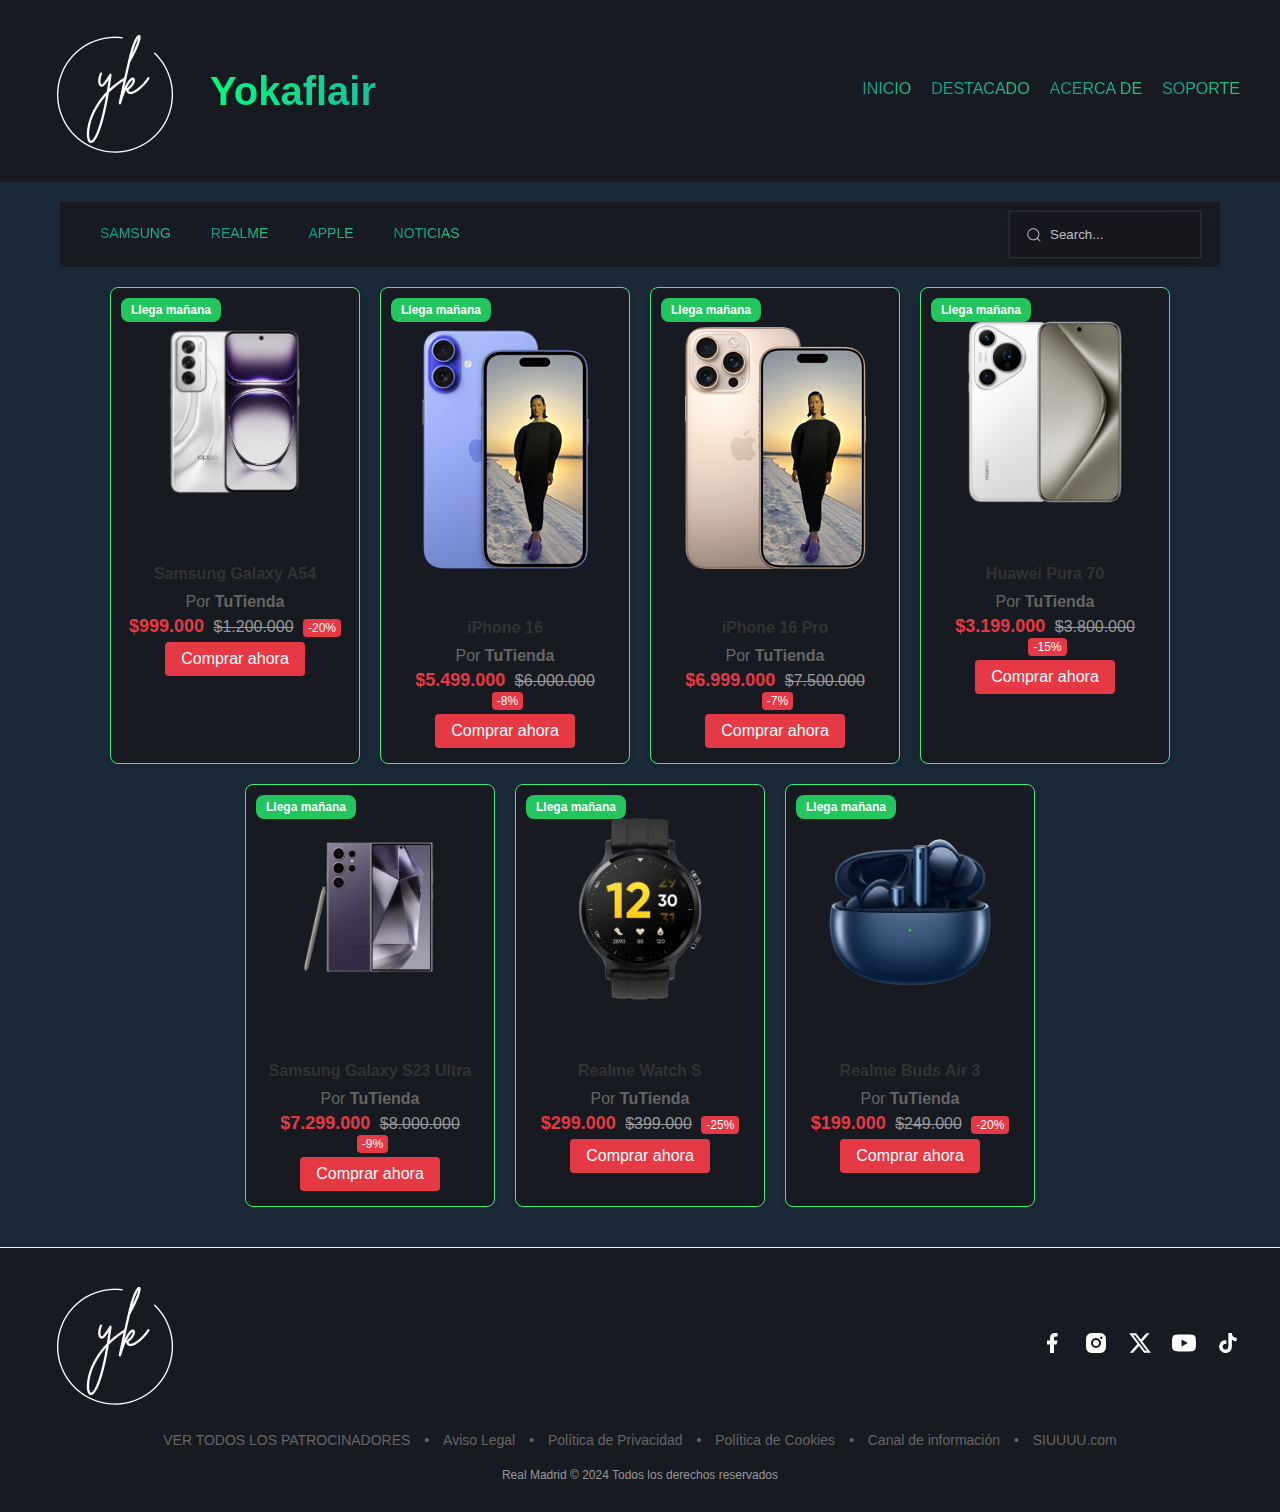
<file: index.html>
<!DOCTYPE html>
<html lang="en">
<head>
    <meta charset="UTF-8">
    <meta name="viewport" content="width=device-width, initial-scale=1.0">
    <title>FutZone</title>
    <link rel="stylesheet" href="styles.css">
    <link href="https://fonts.googleapis.com/css2?family=Playfair+Display:wght@400;700&display=swap" rel="stylesheet">

</head>
<body>
    <header>
        <div class="header-content">
            <div class="logo-container">
                <div class="logo"></div>
                <h1 class="texto">Yokaflair</h1>
            </div>
            
            <nav>
                <ul>
                    <li><a href="index.html">Inicio</a></li>
                    <li><a href="index.html">Destacado</a></li>
                    <li><a href="acercade.html">Acerca de</a></li>
                    <li><a href="soporte.html">Soporte</a></li>
                </ul>
            </nav>
        </div>
    </header>
    <main>

        <!-- Contenido principal aquí -->
        <header class="navbar">
            <nav>
              <ul>
                <li><a href="#">Samsung</a></li>
                <li><a href="#">Realme</a></li>
                <li><a href="#">Apple</a></li>
                <li><a href="noticias.html">Noticias</a></li>
              </ul>
              
                <div class="group">
                <svg viewBox="0 0 24 24" aria-hidden="true" class="search-icon">
                    <g>
                    <path
                        d="M21.53 20.47l-3.66-3.66C19.195 15.24 20 13.214 20 11c0-4.97-4.03-9-9-9s-9 4.03-9 9 4.03 9 9 9c2.215 0 4.24-.804 5.808-2.13l3.66 3.66c.147.146.34.22.53.22s.385-.073.53-.22c.295-.293.295-.767.002-1.06zM3.5 11c0-4.135 3.365-7.5 7.5-7.5s7.5 3.365 7.5 7.5-3.365 7.5-7.5 7.5-7.5-3.365-7.5-7.5z"
                    ></path>
                    </g>
                </svg>

                <input
                    id="query"
                    class="input"
                    type="search"
                    placeholder="Search..."
                    name="searchbar"
                />
                </div>

              
            </nav>
          </header>

          <div class="product-container">
            <a href="infoproduc.html?id=1" class="product-link">
              <div class="product-card">
                  <div class="badge">Llega mañana</div>
                  <div class="image-container">
                      <img src="imgPhone/oppo-removebg-preview.png" alt="Samsung Galaxy A54">
                  </div>
                  <div class="details">
                      <h4>Samsung Galaxy A54</h4>
                      <p>Por <b>TuTienda</b></p>
                      <p class="price">
                          <span class="current-price">$999.000</span>
                          <span class="old-price">$1.200.000</span>
                          <span class="discount">-20%</span>
                      </p>
                      <a href="producto.html?id=1" class="buy-button">Comprar ahora</a>
                  </div>
              </div>
          </a>
          
          <a href="infoproduc.html?id=2" class="product-link">
              <div class="product-card">
                  <div class="badge">Llega mañana</div>
                  <div class="image-container">
                      <img src="imgPhone/iphone_16__c5bvots96jee_large.png" alt="iPhone 16">
                  </div>
                  <div class="details">
                      <h4>iPhone 16</h4>
                      <p>Por <b>TuTienda</b></p>
                      <p class="price">
                          <span class="current-price">$5.499.000</span>
                          <span class="old-price">$6.000.000</span>
                          <span class="discount">-8%</span>
                      </p>
                      <a href="producto.html?id=2" class="buy-button">Comprar ahora</a>
                  </div>
              </div>
          </a>
          
          <a href="infoproduc.html?id=3" class="product-link">
              <div class="product-card">
                  <div class="badge">Llega mañana</div>
                  <div class="image-container">
                      <img src="imgPhone/iphone_16pro__erw9alves2qa_large.png" alt="iPhone 16 Pro">
                  </div>
                  <div class="details">
                      <h4>iPhone 16 Pro</h4>
                      <p>Por <b>TuTienda</b></p>
                      <p class="price">
                          <span class="current-price">$6.999.000</span>
                          <span class="old-price">$7.500.000</span>
                          <span class="discount">-7%</span>
                      </p>
                      <a href="producto.html?id=3" class="buy-button">Comprar ahora</a>
                  </div>
              </div>
          </a>
          
          <a href="infoproduc.html?id=4" class="product-link">
              <div class="product-card">
                  <div class="badge">Llega mañana</div>
                  <div class="image-container">
                      <img src="imgPhone/pura70-pro-removebg-preview.png" alt="Huawei Pura 70">
                  </div>
                  <div class="details">
                      <h4>Huawei Pura 70</h4>
                      <p>Por <b>TuTienda</b></p>
                      <p class="price">
                          <span class="current-price">$3.199.000</span>
                          <span class="old-price">$3.800.000</span>
                          <span class="discount">-15%</span>
                      </p>
                      <a href="producto.html?id=4" class="buy-button">Comprar ahora</a>
                  </div>
              </div>
          </a>
          
          <a href="infoproduc.html?id=5" class="product-link">
              <div class="product-card">
                  <div class="badge">Llega mañana</div>
                  <div class="image-container">
                      <img src="imgPhone/Samsung-Galaxy-S24-Ultra-removebg-preview.png" alt="Samsung Galaxy S23 Ultra">
                  </div>
                  <div class="details">
                      <h4>Samsung Galaxy S23 Ultra</h4>
                      <p>Por <b>TuTienda</b></p>
                      <p class="price">
                          <span class="current-price">$7.299.000</span>
                          <span class="old-price">$8.000.000</span>
                          <span class="discount">-9%</span>
                      </p>
                      <a href="producto.html?id=5" class="buy-button">Comprar ahora</a>
                  </div>
              </div>
          </a>

          <a href="infoproduc.html?id=6" class="product-link">
            <div class="product-card">
                <div class="badge">Llega mañana</div>
                <div class="image-container">
                    <img src="imgPhone/realem_watch_s-removebg-preview.webp" alt="Reloj Realme">
                </div>
                <div class="details">
                    <h4>Realme Watch S</h4>
                    <p>Por <b>TuTienda</b></p>
                    <p class="price">
                        <span class="current-price">$299.000</span>
                        <span class="old-price">$399.000</span>
                        <span class="discount">-25%</span>
                    </p>
                    <a href="producto.html?id=6" class="buy-button">Comprar ahora</a>
                </div>
            </div>
        </a>

        <a href="infoproduc.html?id=7" class="product-link">
          <div class="product-card">
              <div class="badge">Llega mañana</div>
              <div class="image-container">
                  <img src="imgPhone/realmebudsair3-removebg-preview.png" alt="Realme Buds Air 3">
              </div>
              <div class="details">
                  <h4>Realme Buds Air 3</h4>
                  <p>Por <b>TuTienda</b></p>
                  <p class="price">
                      <span class="current-price">$199.000</span>
                      <span class="old-price">$249.000</span>
                      <span class="discount">-20%</span>
                  </p>
                  <a href="producto.html?id=7" class="buy-button">Comprar ahora</a>
              </div>
          </div>
      </a>
          
          </div>
         
    </main>

    <footer class="footer">
      <div class="footer-container">
        <div class="logo0">
          <img src="logo/yokaflair.png" alt="Real Madrid Logo" />
        </div>
        <div class="social-icons">
          <a href="https://www.facebook.com/share/15KqfU6z7s/" aria-label="Facebook"><svg width="24" height="24" fill="currentColor" viewBox="0 0 24 24"><path d="M14 13.5h2.5l1-4H14v-2c0-1.03 0-2 2-2h1.5V2.14c-.326-.043-1.557-.14-2.857-.14C11.928 2 10 3.657 10 6.7v2.8H7v4h3V22h4v-8.5z"/></svg></a>
          <a href="#instagram" aria-label="Instagram"><svg width="24" height="24" fill="currentColor" viewBox="0 0 24 24"><path d="M12 2c2.717 0 3.056.01 4.122.06 1.065.05 1.79.217 2.428.465.66.254 1.216.598 1.772 1.153.509.5.902 1.105 1.153 1.772.247.637.415 1.363.465 2.428.047 1.066.06 1.405.06 4.122 0 2.717-.01 3.056-.06 4.122-.05 1.065-.218 1.79-.465 2.428a4.883 4.883 0 0 1-1.153 1.772c-.5.508-1.105.902-1.772 1.153-.637.247-1.363.415-2.428.465-1.066.047-1.405.06-4.122.06-2.717 0-3.056-.01-4.122-.06-1.065-.05-1.79-.218-2.428-.465a4.89 4.89 0 0 1-1.772-1.153 4.904 4.904 0 0 1-1.153-1.772c-.248-.637-.415-1.363-.465-2.428C2.013 15.056 2 14.717 2 12c0-2.717.01-3.056.06-4.122.05-1.066.217-1.79.465-2.428a4.88 4.88 0 0 1 1.153-1.772A4.897 4.897 0 0 1 5.45 2.525c.638-.248 1.362-.415 2.428-.465C8.944 2.013 9.283 2 12 2zm0 5a5 5 0 1 0 0 10 5 5 0 0 0 0-10zm6.5-.25a1.25 1.25 0 1 0-2.5 0 1.25 1.25 0 0 0 2.5 0zM12 9a3 3 0 1 1 0 6 3 3 0 0 1 0-6z"/></svg></a>
          <a href="#twitter" aria-label="X (Twitter)"><svg width="24" height="24" fill="currentColor" viewBox="0 0 24 24"><path d="M18.244 2.25h3.308l-7.227 8.26 8.502 11.24H16.17l-5.214-6.817L4.99 21.75H1.68l7.73-8.835L1.254 2.25H8.08l4.713 6.231zm-1.161 17.52h1.833L7.084 4.126H5.117z"/></svg></a>
          <a href="#youtube" aria-label="YouTube"><svg width="24" height="24" fill="currentColor" viewBox="0 0 24 24"><path d="M23.498 6.186a3.016 3.016 0 0 0-2.122-2.136C19.505 3.545 12 3.545 12 3.545s-7.505 0-9.377.505A3.017 3.017 0 0 0 .502 6.186C0 8.07 0 12 0 12s0 3.93.502 5.814a3.016 3.016 0 0 0 2.122 2.136c1.871.505 9.376.505 9.376.505s7.505 0 9.377-.505a3.015 3.015 0 0 0 2.122-2.136C24 15.93 24 12 24 12s0-3.93-.502-5.814zM9.545 15.568V8.432L15.818 12l-6.273 3.568z"/></svg></a>
          <a href="#tiktok" aria-label="TikTok"><svg width="24" height="24" fill="currentColor" viewBox="0 0 24 24"><path d="M19.59 6.69a4.83 4.83 0 0 1-3.77-4.25V2h-3.45v13.67a2.89 2.89 0 0 1-5.2 1.74 2.89 2.89 0 0 1 2.31-4.64 2.93 2.93 0 0 1 .88.13V9.4a6.84 6.84 0 0 0-1-.05A6.33 6.33 0 0 0 5 20.1a6.34 6.34 0 0 0 10.86-4.43v-7a8.16 8.16 0 0 0 4.77 1.52v-3.4a4.85 4.85 0 0 1-1-.1z"/></svg></a>
        </div>
      </div>
      
      <div class="footer-links">
        <a href="#patrocinadores">VER TODOS LOS PATROCINADORES</a> •
        <a href="#legal">Aviso Legal</a> •
        <a href="#privacidad">Política de Privacidad</a> •
        <a href="#cookies">Política de Cookies</a> •
        <a href="#informacion">Canal de información</a> •
        <a href="www.google.com">SIUUUU.com</a>
      </div>
      
      <div class="footer-links copyright">
        Real Madrid © 2024 Todos los derechos reservados
      </div>
    </footer>

</body>
</html>
</file>
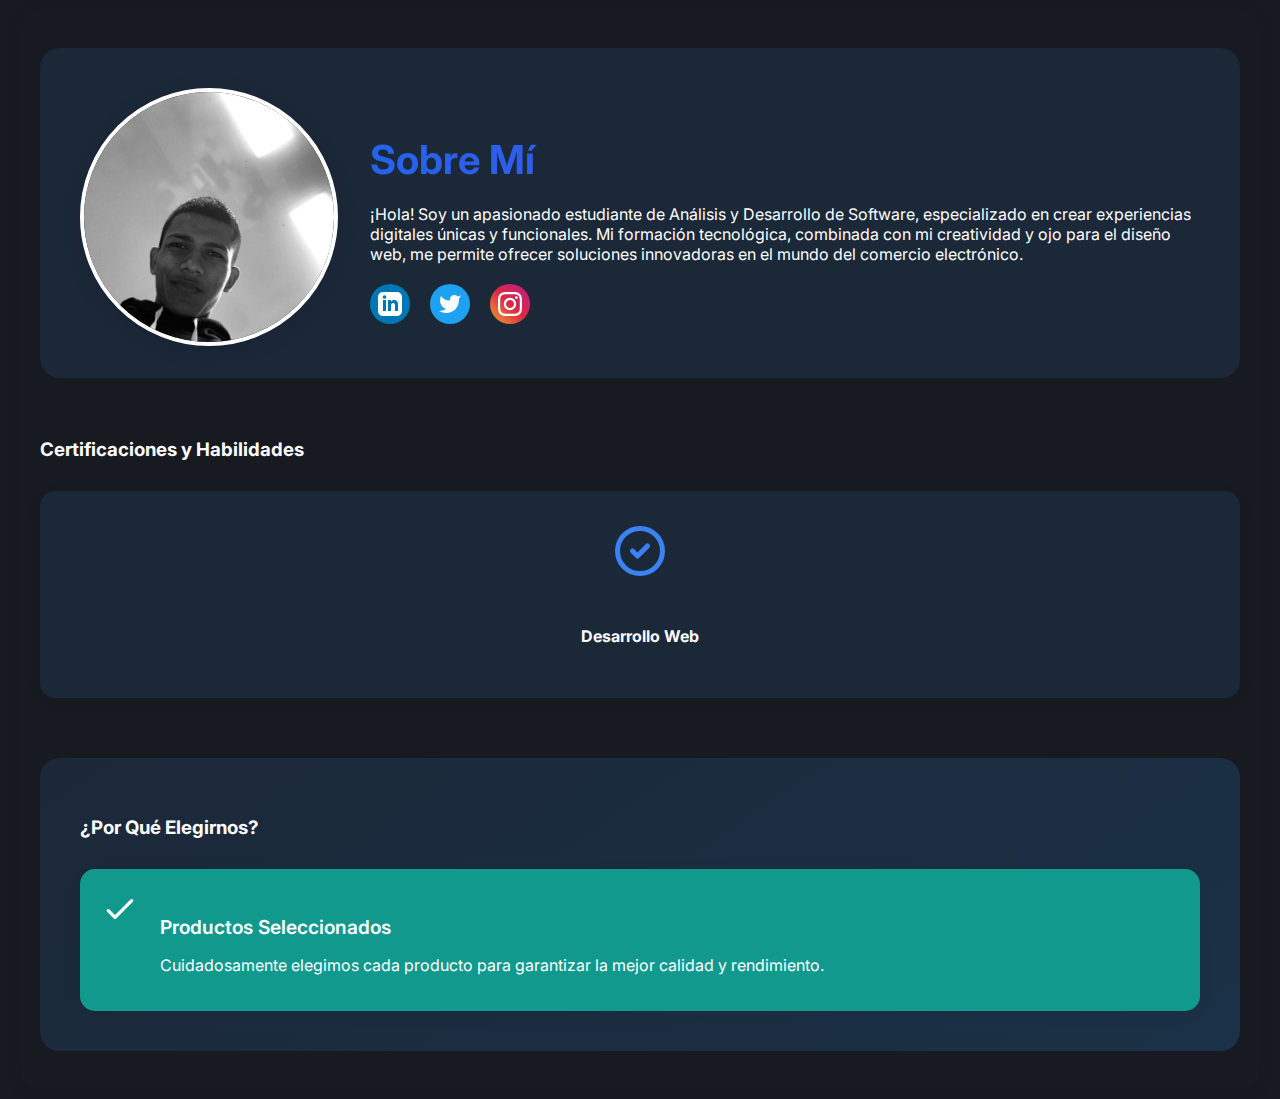
<file: acercade.html>
<!DOCTYPE html>
<html lang="es">
<head>
    <meta charset="UTF-8">
    <meta name="viewport" content="width=device-width, initial-scale=1.0">
    <title>Acerca de Mí</title>
    <link href="https://fonts.googleapis.com/css2?family=Inter:wght@400;500;600;700&display=swap" rel="stylesheet">
    <link rel="stylesheet" href="acercade.css">
</head>
<body>
    <div class="about-container animate-fade-in">
        <section class="profile-section">
            <div class="profile-image-container">
                <div class="profile-image">
                    <img src="imgPhone/fa30d33b-faa5-4686-bf32-230582e2a4fc.png" alt="Yohan" />
                </div>
            </div>
            
            <div class="profile-content">
                <h2>Sobre Mí</h2>
                <p>¡Hola! Soy un apasionado estudiante de Análisis y Desarrollo de Software, especializado en crear experiencias digitales únicas y funcionales. Mi formación tecnológica, combinada con mi creatividad y ojo para el diseño web, me permite ofrecer soluciones innovadoras en el mundo del comercio electrónico.</p>
                
                <div class="social-links">
                    <a href="#" class="social-icon linkedin hover-effect">
                        <svg width="24" height="24" fill="currentColor" viewBox="0 0 24 24">
                            <path d="M19 0h-14c-2.761 0-5 2.239-5 5v14c0 2.761 2.239 5 5 5h14c2.762 0 5-2.239 5-5v-14c0-2.761-2.238-5-5-5zm-11 19h-3v-11h3v11zm-1.5-12.268c-.966 0-1.75-.79-1.75-1.764s.784-1.764 1.75-1.764 1.75.79 1.75 1.764-.783 1.764-1.75 1.764zm13.5 12.268h-3v-5.604c0-3.368-4-3.113-4 0v5.604h-3v-11h3v1.765c1.396-2.586 7-2.777 7 2.476v6.759z"/>
                        </svg>
                    </a>
                    <a href="#" class="social-icon twitter hover-effect">
                        <svg width="24" height="24" fill="currentColor" viewBox="0 0 24 24">
                            <path d="M23 3a10.9 10.9 0 0 1-3.14 1.53 4.48 4.48 0 0 0-7.86 3v1A10.66 10.66 0 0 1 3 4s-4 9 5 13a11.64 11.64 0 0 1-7 2c9 5 20 0 20-11.5a4.5 4.5 0 0 0-.08-.83A7.72 7.72 0 0 0 23 3z"/>
                        </svg>
                    </a>
                    <a href="#" class="social-icon instagram hover-effect">
                        <svg width="24" height="24" fill="currentColor" viewBox="0 0 24 24">
                            <path d="M12 2.163c3.204 0 3.584.012 4.85.07 3.252.148 4.771 1.691 4.919 4.919.058 1.265.069 1.645.069 4.849 0 3.205-.012 3.584-.069 4.849-.149 3.225-1.664 4.771-4.919 4.919-1.266.058-1.644.07-4.85.07-3.204 0-3.584-.012-4.849-.07-3.26-.149-4.771-1.699-4.919-4.92-.058-1.265-.07-1.644-.07-4.849 0-3.204.013-3.583.07-4.849.149-3.227 1.664-4.771 4.919-4.919 1.266-.057 1.645-.069 4.849-.069zm0-2.163c-3.259 0-3.667.014-4.947.072-4.358.2-6.78 2.618-6.98 6.98-.059 1.281-.073 1.689-.073 4.948 0 3.259.014 3.668.072 4.948.2 4.358 2.618 6.78 6.98 6.98 1.281.058 1.689.072 4.948.072 3.259 0 3.668-.014 4.948-.072 4.354-.2 6.782-2.618 6.979-6.98.059-1.28.073-1.689.073-4.948 0-3.259-.014-3.667-.072-4.947-.196-4.354-2.617-6.78-6.979-6.98-1.281-.059-1.69-.073-4.949-.073zm0 5.838c-3.403 0-6.162 2.759-6.162 6.162s2.759 6.163 6.162 6.163 6.162-2.759 6.162-6.163c0-3.403-2.759-6.162-6.162-6.162zm0 10.162c-2.209 0-4-1.79-4-4 0-2.209 1.791-4 4-4s4 1.791 4 4c0 2.21-1.791 4-4 4zm6.406-11.845c-.796 0-1.441.645-1.441 1.44s.645 1.44 1.441 1.44c.795 0 1.439-.645 1.439-1.44s-.644-1.44-1.439-1.44z"/>
                        </svg>
                    </a>
                </div>
            </div>
        </section>

        <script>
            document.addEventListener('DOMContentLoaded', function() {
                const container = document.querySelector('.news-container');
                const prevBtn = document.getElementById('prevBtn');
                const nextBtn = document.getElementById('nextBtn');
                let currentIndex = 0;
    
                function showSlide(index) {
                    container.style.transform = `translateX(-${index * 100}%)`;
                }
    
                prevBtn.addEventListener('click', () => {
                    currentIndex = (currentIndex - 1 + 3) % 3;
                    showSlide(currentIndex);
                });
    
                nextBtn.addEventListener('click', () => {
                    currentIndex = (currentIndex + 1) % 3;
                    showSlide(currentIndex);
                });
    
                // Auto-slide every 5 seconds
                setInterval(() => {
                    currentIndex = (currentIndex + 1) % 3;
                    showSlide(currentIndex);
                }, 5000);
            });
        </script>
    </body>
    </html>
    
        <section class="certifications">
            <h3>Certificaciones y Habilidades</h3>
            <div class="cert-grid">
                <div class="cert-card hover-effect">
                    <svg class="cert-icon" fill="none" stroke="currentColor" viewBox="0 0 24 24">
                        <path stroke-linecap="round" stroke-linejoin="round" stroke-width="2" d="M9 12l2 2 4-4m6 2a9 9 0 11-18 0 9 9 0 0118 0z"/>
                    </svg>
                    <h4>Desarrollo Web</h4>
                </div>
            </div>
        </section>
    
        <section class="why-us">
            <h3>¿Por Qué Elegirnos?</h3>
            <div class="feature-grid">
                <div class="feature-card hover-effect">
                    <svg class="feature-icon" fill="none" stroke="currentColor" viewBox="0 0 24 24">
                        <path stroke-linecap="round" stroke-linejoin="round" stroke-width="2" d="M5 13l4 4L19 7"/>
                    </svg>
                    <div class="feature-content">
                        <h4>Productos Seleccionados</h4>
                        <p>Cuidadosamente elegimos cada producto para garantizar la mejor calidad y rendimiento.</p>
                    </div>
                </div>
            </div>
        </section>
    </div>
</body>
</html>
</file>
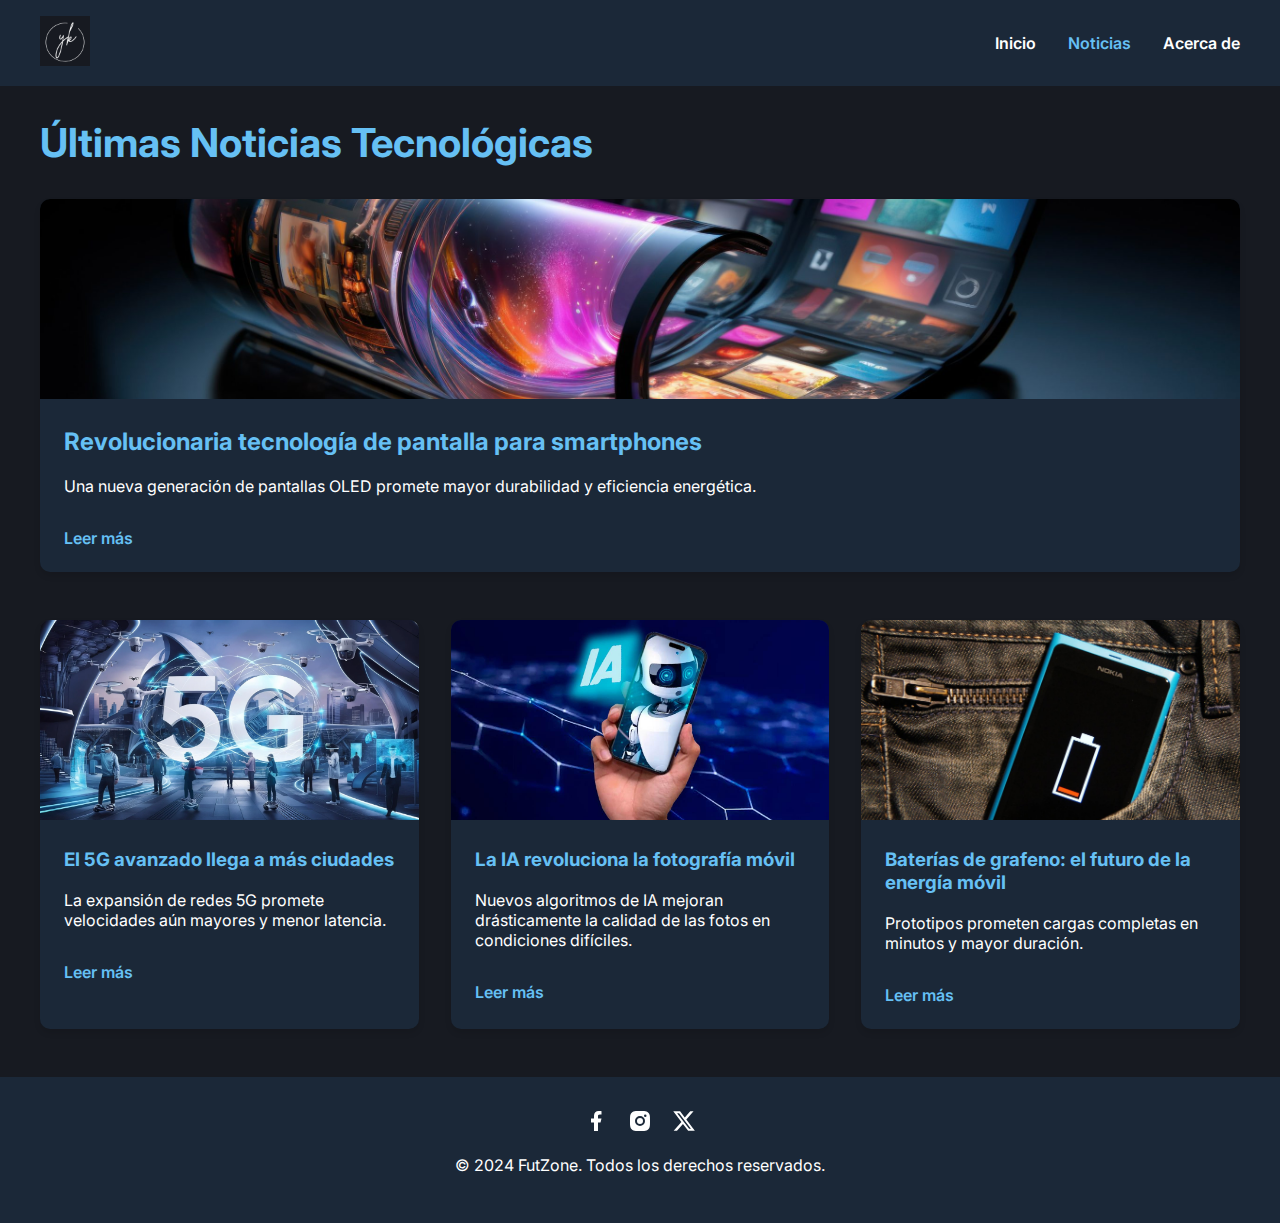
<file: noticias.html>
<!DOCTYPE html>
<html lang="es">
<head>
    <meta charset="UTF-8">
    <meta name="viewport" content="width=device-width, initial-scale=1.0">
    <title>Noticias Tecnológicas - FutZone</title>
    <link rel="stylesheet" href="noticias.css">
    <link href="https://fonts.googleapis.com/css2?family=Inter:wght@400;600;700&display=swap" rel="stylesheet">
</head>
<body>
    <header>
        <nav>
            <div class="logo">
                <img src="logo/yokaflair.png" alt="FutZone Logo">
            </div>
            <ul>
                <li><a href="index.html">Inicio</a></li>
                <li><a href="#" class="active">Noticias</a></li>
                <li><a href="acercade.html">Acerca de</a></li>
            </ul>
        </nav>
    </header>

    <main>
        <h1>Últimas Noticias Tecnológicas</h1>
        
        <section class="featured-news">
            <article class="news-card">
                <img src="imgPhone/oled.jpeg" alt="Nueva tecnología de pantalla">
                <div class="news-content">
                    <h2>Revolucionaria tecnología de pantalla para smartphones</h2>
                    <p>Una nueva generación de pantallas OLED promete mayor durabilidad y eficiencia energética.</p>
                    <a href="#" class="read-more">Leer más</a>
                </div>
            </article>
        </section>

        <section class="news-grid">
            <article class="news-card">
                <img src="imgPhone/5g.webp" alt="5G avanzado">
                <div class="news-content">
                    <h3>El 5G avanzado llega a más ciudades</h3>
                    <p>La expansión de redes 5G promete velocidades aún mayores y menor latencia.</p>
                    <a href="#" class="read-more">Leer más</a>
                </div>
            </article>
            <article class="news-card">
                <img src="imgPhone/ia.jpg" alt="IA en smartphones">
                <div class="news-content">
                    <h3>La IA revoluciona la fotografía móvil</h3>
                    <p>Nuevos algoritmos de IA mejoran drásticamente la calidad de las fotos en condiciones difíciles.</p>
                    <a href="#" class="read-more">Leer más</a>
                </div>
            </article>
            <article class="news-card">
                <img src="imgPhone/baeri.jpg" alt="Baterías de grafeno">
                <div class="news-content">
                    <h3>Baterías de grafeno: el futuro de la energía móvil</h3>
                    <p>Prototipos prometen cargas completas en minutos y mayor duración.</p>
                    <a href="#" class="read-more">Leer más</a>
                </div>
            </article>
        </section>
    </main>

    <footer>
        <div class="footer-content">
            <div class="social-icons">
                <a href="#" aria-label="Facebook"><svg width="24" height="24" fill="currentColor" viewBox="0 0 24 24"><path d="M14 13.5h2.5l1-4H14v-2c0-1.03 0-2 2-2h1.5V2.14c-.326-.043-1.557-.14-2.857-.14C11.928 2 10 3.657 10 6.7v2.8H7v4h3V22h4v-8.5z"/></svg></a>
                <a href="#" aria-label="Instagram"><svg width="24" height="24" fill="currentColor" viewBox="0 0 24 24"><path d="M12 2c2.717 0 3.056.01 4.122.06 1.065.05 1.79.217 2.428.465.66.254 1.216.598 1.772 1.153.509.5.902 1.105 1.153 1.772.247.637.415 1.363.465 2.428.047 1.066.06 1.405.06 4.122 0 2.717-.01 3.056-.06 4.122-.05 1.065-.218 1.79-.465 2.428a4.883 4.883 0 0 1-1.153 1.772c-.5.508-1.105.902-1.772 1.153-.637.247-1.363.415-2.428.465-1.066.047-1.405.06-4.122.06-2.717 0-3.056-.01-4.122-.06-1.065-.05-1.79-.218-2.428-.465a4.89 4.89 0 0 1-1.772-1.153 4.904 4.904 0 0 1-1.153-1.772c-.248-.637-.415-1.363-.465-2.428C2.013 15.056 2 14.717 2 12c0-2.717.01-3.056.06-4.122.05-1.066.217-1.79.465-2.428a4.88 4.88 0 0 1 1.153-1.772A4.897 4.897 0 0 1 5.45 2.525c.638-.248 1.362-.415 2.428-.465C8.944 2.013 9.283 2 12 2zm0 5a5 5 0 1 0 0 10 5 5 0 0 0 0-10zm6.5-.25a1.25 1.25 0 1 0-2.5 0 1.25 1.25 0 0 0 2.5 0zM12 9a3 3 0 1 1 0 6 3 3 0 0 1 0-6z"/></svg></a>
                <a href="#" aria-label="Twitter"><svg width="24" height="24" fill="currentColor" viewBox="0 0 24 24"><path d="M18.244 2.25h3.308l-7.227 8.26 8.502 11.24H16.17l-5.214-6.817L4.99 21.75H1.68l7.73-8.835L1.254 2.25H8.08l4.713 6.231zm-1.161 17.52h1.833L7.084 4.126H5.117z"/></svg></a>
            </div>
            <p>&copy; 2024 FutZone. Todos los derechos reservados.</p>
        </div>
    </footer>

    <script src="noticias.js"></script>
</body>
</html>
</file>
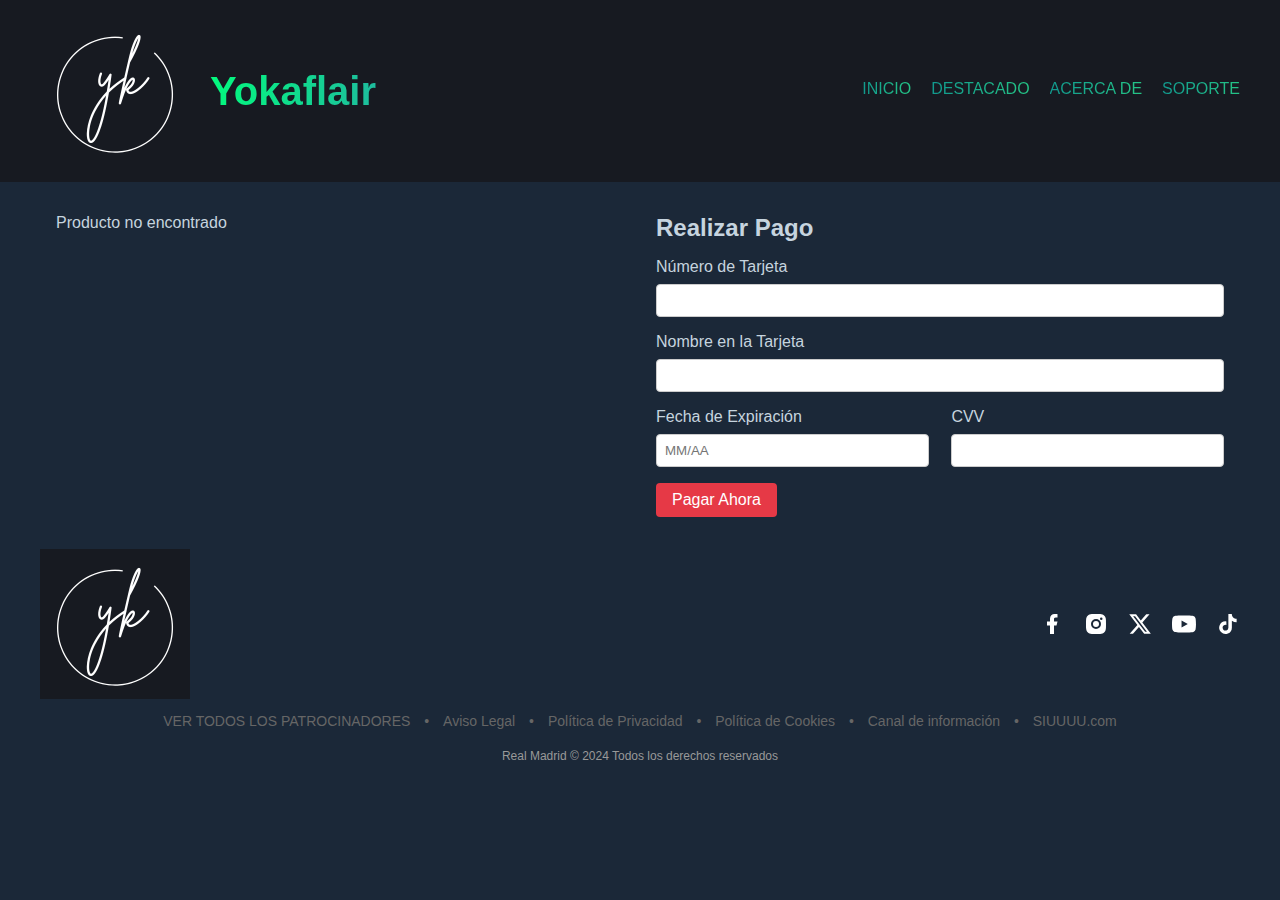
<file: producto.html>
<!DOCTYPE html>
<html lang="es">
<head>
    <meta charset="UTF-8">
    <meta name="viewport" content="width=device-width, initial-scale=1.0">
    <title>Detalles del Producto - FutZone</title>
    <link rel="stylesheet" href="styles.css">
    <link href="https://fonts.googleapis.com/css2?family=Playfair+Display:wght@400;700&display=swap" rel="stylesheet">
</head>
<body>
    <header>
        <div class="header-content">
            <div class="logo-container">
                <div class="logo"></div>
                <h1 class="texto">Yokaflair</h1>
            </div>
            
            <nav>
                <ul>
                    <li><a href="index.html">Inicio</a></li>
                    <li><a href="index.html">Destacado</a></li>
                    <li><a href="acercade.html">Acerca de</a></li>
                    <li><a href="soporte.html">Soporte</a></li>
                </ul>
            </nav>
        </div>
    </header>

    <main class="product-details">
        <div class="product-info">
            <img id="product-image" src="" alt="Imagen del producto">
            <div class="product-text">
                <h1 id="product-name"></h1>
                <p id="product-description"></p>
                <p class="price">Precio: <span id="product-price"></span></p>
                <ul id="product-specs"></ul>
            </div>
        </div>

        <div class="payment-section">
            <h2>Realizar Pago</h2>
            <form id="payment-form">
                <div class="form-group">
                    <label for="card-number">Número de Tarjeta</label>
                    <input type="text" id="card-number" required>
                </div>
                <div class="form-group">
                    <label for="card-name">Nombre en la Tarjeta</label>
                    <input type="text" id="card-name" required>
                </div>
                <div class="form-row">
                    <div class="form-group">
                        <label for="expiry-date">Fecha de Expiración</label>
                        <input type="text" id="expiry-date" placeholder="MM/AA" required>
                    </div>
                    <div class="form-group">
                        <label for="cvv">CVV</label>
                        <input type="text" id="cvv" required>
                    </div>
                </div>
                <button type="submit" class="buy-button">Pagar Ahora</button>
            </form>
        </div>
    </main>

    <footer>
        <div class="footer-container">
            <div class="logo0">
              <img src="logo/yokaflair.png" alt="Real Madrid Logo" />
            </div>
            <div class="social-icons">
              <a href="https://www.facebook.com/share/15KqfU6z7s/" aria-label="Facebook"><svg width="24" height="24" fill="currentColor" viewBox="0 0 24 24"><path d="M14 13.5h2.5l1-4H14v-2c0-1.03 0-2 2-2h1.5V2.14c-.326-.043-1.557-.14-2.857-.14C11.928 2 10 3.657 10 6.7v2.8H7v4h3V22h4v-8.5z"/></svg></a>
              <a href="#instagram" aria-label="Instagram"><svg width="24" height="24" fill="currentColor" viewBox="0 0 24 24"><path d="M12 2c2.717 0 3.056.01 4.122.06 1.065.05 1.79.217 2.428.465.66.254 1.216.598 1.772 1.153.509.5.902 1.105 1.153 1.772.247.637.415 1.363.465 2.428.047 1.066.06 1.405.06 4.122 0 2.717-.01 3.056-.06 4.122-.05 1.065-.218 1.79-.465 2.428a4.883 4.883 0 0 1-1.153 1.772c-.5.508-1.105.902-1.772 1.153-.637.247-1.363.415-2.428.465-1.066.047-1.405.06-4.122.06-2.717 0-3.056-.01-4.122-.06-1.065-.05-1.79-.218-2.428-.465a4.89 4.89 0 0 1-1.772-1.153 4.904 4.904 0 0 1-1.153-1.772c-.248-.637-.415-1.363-.465-2.428C2.013 15.056 2 14.717 2 12c0-2.717.01-3.056.06-4.122.05-1.066.217-1.79.465-2.428a4.88 4.88 0 0 1 1.153-1.772A4.897 4.897 0 0 1 5.45 2.525c.638-.248 1.362-.415 2.428-.465C8.944 2.013 9.283 2 12 2zm0 5a5 5 0 1 0 0 10 5 5 0 0 0 0-10zm6.5-.25a1.25 1.25 0 1 0-2.5 0 1.25 1.25 0 0 0 2.5 0zM12 9a3 3 0 1 1 0 6 3 3 0 0 1 0-6z"/></svg></a>
              <a href="#twitter" aria-label="X (Twitter)"><svg width="24" height="24" fill="currentColor" viewBox="0 0 24 24"><path d="M18.244 2.25h3.308l-7.227 8.26 8.502 11.24H16.17l-5.214-6.817L4.99 21.75H1.68l7.73-8.835L1.254 2.25H8.08l4.713 6.231zm-1.161 17.52h1.833L7.084 4.126H5.117z"/></svg></a>
              <a href="#youtube" aria-label="YouTube"><svg width="24" height="24" fill="currentColor" viewBox="0 0 24 24"><path d="M23.498 6.186a3.016 3.016 0 0 0-2.122-2.136C19.505 3.545 12 3.545 12 3.545s-7.505 0-9.377.505A3.017 3.017 0 0 0 .502 6.186C0 8.07 0 12 0 12s0 3.93.502 5.814a3.016 3.016 0 0 0 2.122 2.136c1.871.505 9.376.505 9.376.505s7.505 0 9.377-.505a3.015 3.015 0 0 0 2.122-2.136C24 15.93 24 12 24 12s0-3.93-.502-5.814zM9.545 15.568V8.432L15.818 12l-6.273 3.568z"/></svg></a>
              <a href="#tiktok" aria-label="TikTok"><svg width="24" height="24" fill="currentColor" viewBox="0 0 24 24"><path d="M19.59 6.69a4.83 4.83 0 0 1-3.77-4.25V2h-3.45v13.67a2.89 2.89 0 0 1-5.2 1.74 2.89 2.89 0 0 1 2.31-4.64 2.93 2.93 0 0 1 .88.13V9.4a6.84 6.84 0 0 0-1-.05A6.33 6.33 0 0 0 5 20.1a6.34 6.34 0 0 0 10.86-4.43v-7a8.16 8.16 0 0 0 4.77 1.52v-3.4a4.85 4.85 0 0 1-1-.1z"/></svg></a>
            </div>
          </div>
          
          <div class="footer-links">
            <a href="#patrocinadores">VER TODOS LOS PATROCINADORES</a> •
            <a href="#legal">Aviso Legal</a> •
            <a href="#privacidad">Política de Privacidad</a> •
            <a href="#cookies">Política de Cookies</a> •
            <a href="#informacion">Canal de información</a> •
            <a href="https://realmadrid.com">SIUUUU.com</a>
          </div>
          
          <div class="footer-links copyright">
            Real Madrid © 2024 Todos los derechos reservados
          </div>
    </footer>

    <script src="producto.js"></script>
</body>
</html>
</file>
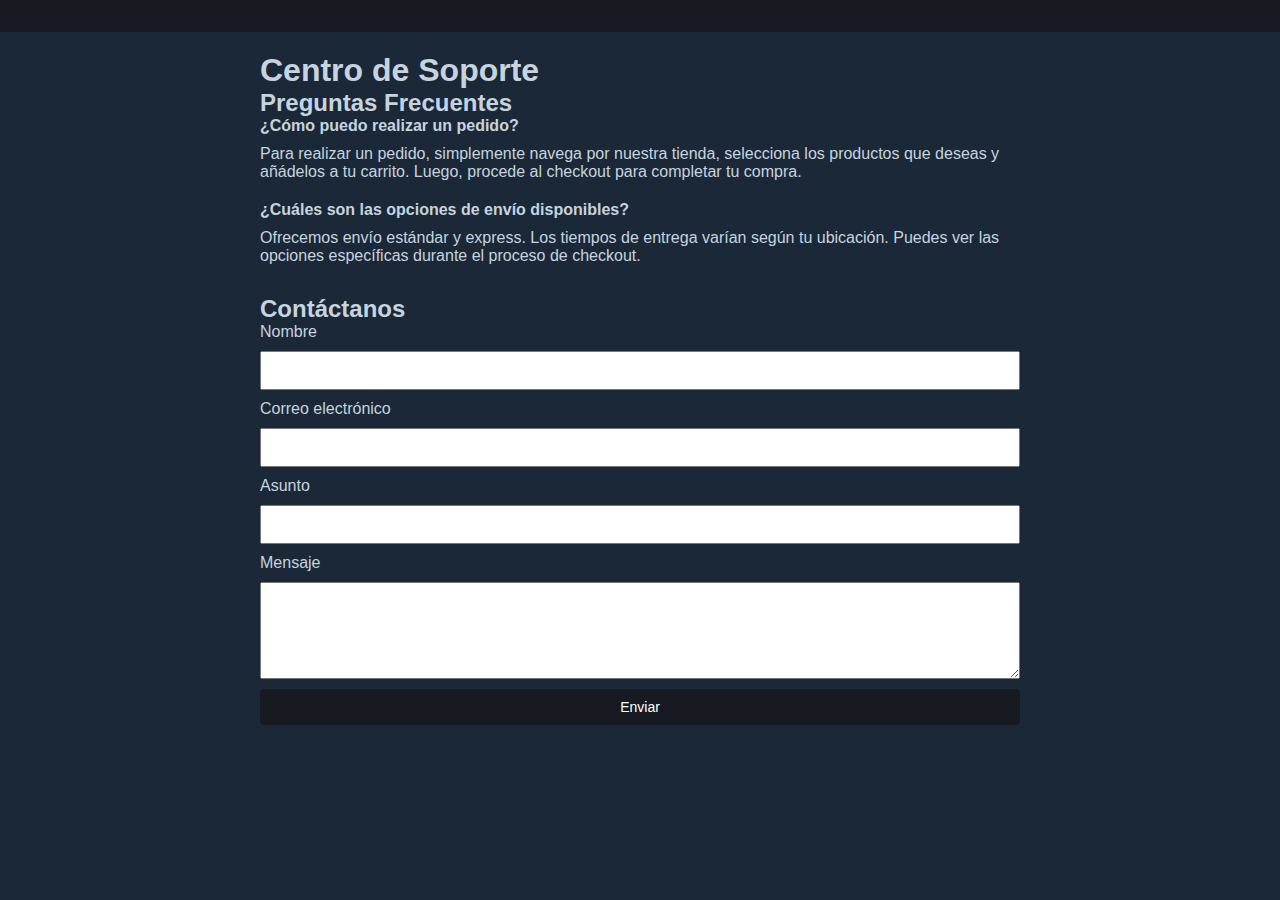
<file: soporte.html>
<!DOCTYPE html>
<html lang="es">
<head>
    <meta charset="UTF-8">
    <meta name="viewport" content="width=device-width, initial-scale=1.0">
    <title>Soporte - Yokaflair</title>
    <link rel="stylesheet" href="styles.css">
    <link href="https://fonts.googleapis.com/css2?family=Playfair+Display:wght@400;700&display=swap" rel="stylesheet">
    <style>
        .support-container {
            max-width: 800px;
            margin: 0 auto;
            padding: 20px;
        }
        .support-section {
            margin-bottom: 30px;
        }
        .faq-item {
            margin-bottom: 20px;
        }
        .faq-question {
            font-weight: bold;
            margin-bottom: 10px;
        }
        .contact-form {
            display: grid;
            gap: 10px;
        }
        .contact-form input, .contact-form textarea {
            width: 100%;
            padding: 10px;
        }
        .contact-form button {
            padding: 10px 20px;
            background-color: #171a21;
            color: white;
            border: none;
            cursor: pointer;
        }
    </style>
</head>
<body>
    <header>
        <!-- Aquí puedes incluir el mismo encabezado que en tu página principal -->
    </header>

    <main class="support-container">
        <h1>Centro de Soporte</h1>

        <section class="support-section">
            <h2>Preguntas Frecuentes</h2>
            <div class="faq-item">
                <p class="faq-question">¿Cómo puedo realizar un pedido?</p>
                <p>Para realizar un pedido, simplemente navega por nuestra tienda, selecciona los productos que deseas y añádelos a tu carrito. Luego, procede al checkout para completar tu compra.</p>
            </div>
            <div class="faq-item">
                <p class="faq-question">¿Cuáles son las opciones de envío disponibles?</p>
                <p>Ofrecemos envío estándar y express. Los tiempos de entrega varían según tu ubicación. Puedes ver las opciones específicas durante el proceso de checkout.</p>
            </div>
            <!-- Añade más preguntas frecuentes según sea necesario -->
        </section>

        <section class="support-section">
            <h2>Contáctanos</h2>
            <form class="contact-form" action="https://formsubmit.co/timanadani11@gmail.com" method="POST">
                <label for="nombre">Nombre</label>
                <input type="text" name="Nombre" required>
                <label for="email">Correo electrónico</label>
                <input type="email" name="email" required>
                <label for="asunto">Asunto</label>
                <input type="text" name="asunto" required>
                <label for="mensaje">Mensaje</label>
                <textarea name="mensaje" rows="5" required></textarea>
                <button type="submit">Enviar</button>

                <div id="message-sent" class="message-sent" style="display: none;">
                    <p>El mensaje ha sido enviado correctamente.</p>
                </div>

                <input type="hidden" name="_next" value="https://danieltimana55.github.io/web/">
                <input type="hidden" name="_captcha" value="false">


            </form>
        </section>
    </main>

    <footer>
        <!-- Aquí puedes incluir el mismo pie de página que en tu página principal -->
    </footer>
</body>
</html>
</file>
<file: styles.css>
* {
    box-sizing: border-box;
    margin: 0;
    padding: 0;
}
body {
    margin: 0;
    padding: 0;
    font-family: Arial, sans-serif;
    background-color: #1b2838;
    color: #c6d4df;
}

header {
    background-color: #171a21;
    padding: 1rem;
}

.header-content {
    max-width: 1200px;
    margin: 0 auto;
    display: flex;
    justify-content: space-between;
    align-items: center;
}

.logo-container {
    display: flex;
    align-items: center;
    gap: 20px; /* Espacio entre el logo y el texto */
}

.logo {
    background-image: url('logo/yokaflair.png');
    background-size: cover;
    width: 150px;
    height: 150px;
    transition: background-color 0.3s ease;
}

.texto {
    font-size: 40px;
    font-family: 'Arial', sans-serif;
    background: linear-gradient(90deg,#03fa7e,#6e03fa);
    /* #ff0000, #ffff00, #ff00f3,#0033ff,#ff00c4,#ff0000); */
    background-size: 400%;
    word-spacing: 5px;
    -webkit-text-fill-color: transparent;
    -webkit-background-clip: text;
    animation: animate 10s linear infinite; 
}

@keyframes animate {
    0% { 
    background-position: 0% 50%; 
    }
    100% { 
    background-position: 400%; 
    }
}
nav ul {
    list-style-type: none;
    padding: 0;
    margin: 0;
    display: flex;
}

nav ul li {
    margin-left: 20px;
}

nav ul li a {
    text-decoration: none;
    font-size: 16px;
    text-transform: uppercase;
    position: relative;
    padding-bottom: 5px;
    transition: all 0.3s ease;
    background-size: 200% auto;
    -webkit-background-clip: text;
    -webkit-text-fill-color: transparent;
    display: inline-block;
}

nav ul li:nth-child(1) a {
    background-image: linear-gradient(to right, #11998e, #38ef7d);
}

nav ul li:nth-child(2) a {
    background-image: linear-gradient(to right, #11998e, #38ef7d);
}

nav ul li:nth-child(3) a {
    background-image: linear-gradient(to right, #11998e, #38ef7d);
}

nav ul li:nth-child(4) a {
    background-image: linear-gradient(to right, #11998e, #38ef7d);
}

nav ul li a::before {
    content: '';
    position: absolute;
    width: 100%;
    height: 2px;
    bottom: 0;
    left: 0;
    background-image: inherit;
    visibility: hidden;
    transform: scaleX(0);
    transition: all 0.3s ease-in-out;
}

nav ul li a:hover {
    background-position: right center;
}

nav ul li a:hover::before {
    visibility: visible;
    transform: scaleX(1);
}

.navbar {
    background-color: #171a21; /* Azul de fondo */
    color: white;
    padding: 10px 20px;
  }
  
  .navbar nav {
    display: flex;
    justify-content: space-between;
    align-items: center;
  }
  
  .navbar ul {
    list-style: none;
    display: flex;
    gap: 20px;
  }
  
  .navbar ul li a {
    color: white;
    text-decoration: none;
    font-size: 14px;
  }

  /* From Uiverse.io by LightAndy1 */ 
.group {
    display: flex;
    line-height: 28px;
    align-items: center;
    position: relative;
    max-width: 190px;
  }
  
  .input {
    font-family: "Montserrat", sans-serif;
    width: 100%;
    height: 45px;
    padding-left: 2.5rem;
    box-shadow: 0 0 0 1.5px #2b2c37, 0 0 25px -17px #000;
    border: 0;
    border-radius: 0px;
    background-color: #16171d;
    outline: none;
    color: #bdbecb;
    transition: all 0.25s cubic-bezier(0.19, 1, 0.22, 1);
    cursor: text;
    z-index: 0;
  }
  
  .input::placeholder {
    color: #bdbecb;
  }
  
  .input:hover {
    box-shadow: 0 0 0 2.5px #2f303d, 0px 0px 25px -15px #000;
  }
  
  .input:active {
    transform: scale(0.95);
  }
  
  .input:focus {
    box-shadow: 0 0 0 2.5px #2f303d;
  }
  
  .search-icon {
    position: absolute;
    left: 1rem;
    fill: #bdbecb;
    width: 1rem;
    height: 1rem;
    pointer-events: none;
    z-index: 1;
  }
  

main {
    max-width: 1200px;
    margin: 20px auto;
    padding: 0 20px;
}

.product-container {
  display: flex;
  flex-wrap: wrap;
  justify-content: center;
  gap: 20px;
  padding: 20px;
}

.product-card {
  background-color: #171a21;
  border: 1px solid #38ef7d;
  border-radius: 8px;
  width: 250px;
  box-shadow: 0 2px 4px rgba(0, 0, 0, 0.1);
  transition: transform 0.2s;
}

.product-card:hover {
  transform: scale(1.05);
}

.badge {
  background-color: #22c55e;
  color: white;
  font-size: 12px;
  font-weight: bold;
  padding: 5px 10px;
  position: absolute;
  margin: 10px;
  border-radius: 8px;
}

.image-container {
  text-align: center;
  padding: 20px;
}

.image-container img {
  max-width: 100%;
  height: auto;
  border-radius: 8px;
}

.details {
  padding: 15px;
  text-align: center;
}

.details h4 {
  margin: 10px 0;
  font-size: 16px;
  color: #333;
}

.details p {
  margin: 5px 0;
  color: #666;
}

.price {
  margin: 10px 0;
}

.current-price {
  color: #e63946;
  font-weight: bold;
  font-size: 18px;
}

.old-price {
  text-decoration: line-through;
  color: #999;
  margin-left: 5px;
}

.discount {
  background-color: #e63946;
  color: white;
  padding: 2px 5px;
  font-size: 12px;
  border-radius: 4px;
  margin-left: 5px;
}

button {
  background-color: #007bff;
  color: white;
  border: none;
  padding: 10px 15px;
  border-radius: 4px;
  cursor: pointer;
  font-size: 14px;
}

button:hover {
  background-color: #0056b3;
}

.product-link {
  text-decoration: none;
  color: inherit;
  display: contents;
}

.footer {
  font-family: Arial, sans-serif;
  padding: 20px;
  background-color: #171a21;
  border-top: 1px solid #eee;
}

.footer-container {
  max-width: 1200px;
  margin: 0 auto;
  display: flex;
  justify-content: space-between;
  align-items: center;
}

.logo img {
  height: 50px;
  width: auto;
}

.social-icons {
  display: flex;
  gap: 20px;
  align-items: center;
}

.social-icons a {
  color: #ffffff;
  text-decoration: none;
}

.social-icon {
  width: 24px;
  height: 24px;
  fill: currentColor;
}

.footer-links {
  padding: 10px 0;
  text-align: center;
  font-size: 14px;
  color: #666;
}

.footer-links a {
  color: #666;
  text-decoration: none;
  margin: 0 10px;
  transition: color 0.3s ease;
}

.footer-links a:hover {
  color: #001C3D;
  text-decoration: underline;
}

.social-icons a:hover{
  color: #007bff;
  transition: all 1s ease;
}

.copyright {
  font-size: 12px;
  color: #999;
}

/* Responsive design */
@media (max-width: 768px) {
  .footer-container {
      flex-direction: column;
      gap: 20px;
  }
  
  .social-icons {
      flex-wrap: wrap;
      justify-content: center;
  }
  
  .footer-links {
      display: flex;
      flex-direction: column;
      gap: 10px;
  }
  
  .footer-links a {
      margin: 5px 0;
  }
}

/* Estilos para la sección de noticias */
.news-section {
  background-color: #1b2838;
  padding: 2rem;
  margin: 2rem 0;
  border-radius: 10px;
  box-shadow: 0 4px 6px rgba(0, 0, 0, 0.1);
}

.news-section h2 {
  color: #ffffff;
  text-align: center;
  margin-bottom: 1.5rem;
  font-size: 2rem;
}

.news-carousel {
  position: relative;
  overflow: hidden;
  width: 100%;
  height: 400px;
}

.news-container {
  display: flex;
  transition: transform 0.5s ease;
}

.news-item {
  flex: 0 0 100%;
  padding: 1rem;
  background-color: #2a3f5f;
  border-radius: 8px;
  box-shadow: 0 2px 4px rgba(0, 0, 0, 0.1);
}

.news-item img {
  width: 100%;
  height: 200px;
  object-fit: cover;
  border-radius: 8px;
  margin-bottom: 1rem;
}

.news-item h3 {
  color: #ffffff;
  font-size: 1.2rem;
  margin-bottom: 0.5rem;
}

.news-item p {
  color: #cccccc;
  font-size: 0.9rem;
}

.carousel-controls {
  display: flex;
  justify-content: center;
  margin-top: 1rem;
}

.carousel-controls button {
  background-color: #4a5d7e;
  color: white;
  border: none;
  padding: 0.5rem 1rem;
  margin: 0 0.5rem;
  cursor: pointer;
  font-size: 1.2rem;
  border-radius: 5px;
  transition: background-color 0.3s;
}

.carousel-controls button:hover {
  background-color: #5a6d8e;
}

/* Estilos existentes ... */

.product-details {
  display: flex;
  flex-wrap: wrap;
  justify-content: space-between;
  max-width: 1200px;
  margin: 2rem auto;
  padding: 0 1rem;
}

.product-info {
  flex: 1;
  min-width: 300px;
  margin-right: 2rem;
}

.product-info img {
  max-width: 100%;
  height: auto;
}

.product-text {
  margin-top: 1rem;
}

.product-text h1 {
  font-size: 2rem;
  margin-bottom: 1rem;
}

.product-text .price {
  font-size: 1.5rem;
  font-weight: bold;
  color: #e63946;
  margin-bottom: 1rem;
}

.product-text ul {
  list-style-type: none;
  padding: 0;
}

.product-text li {
  margin-bottom: 0.5rem;
}

.payment-section {
  flex: 1;
  min-width: 300px;
}

.payment-section h2 {
  margin-bottom: 1rem;
}

.form-group {
  margin-bottom: 1rem;
}

.form-group label {
  display: block;
  margin-bottom: 0.5rem;
}

.form-group input {
  width: 100%;
  padding: 0.5rem;
  border: 1px solid #ccc;
  border-radius: 4px;
}

.form-row {
  display: flex;
  justify-content: space-between;
}

.form-row .form-group {
  width: 48%;
}

.buy-button {
  display: inline-block;
  padding: 0.5rem 1rem;
  background-color: #e63946;
  color: white;
  text-decoration: none;
  border: none;
  border-radius: 4px;
  cursor: pointer;
  font-size: 1rem;
}

.buy-button:hover {
  background-color: #c62f3b;
}


@media screen and (max-width: 1200px) {
  .header-content,
  main,
  .product-details,
  .footer-container {
      padding: 0 15px;
  }
}

@media screen and (max-width: 768px) {
  .header-content {
      flex-direction: column;
      align-items: center;
  }

  .texto {
      font-size: 30px;
      text-align: center;
  }

  nav ul {
      flex-direction: column;
      align-items: center;
  }

  nav ul li {
      margin: 0.5rem 0;
  }

  .product-details {
      flex-direction: column;
  }

  .product-info,
  .payment-section {
      width: 100%;
      margin-right: 0;
  }

  .form-row {
      flex-direction: column;
  }

  .form-row .form-group {
      width: 100%;
  }
}

@media screen and (max-width: 480px) {
  .logo {
      width: 100px;
      height: 100px;
  }

  .texto {
      font-size: 24px;
  }

  .product-card {
      width: 100%;
  }

  .group {
      max-width: 100%;
  }

  .input {
      width: 100%;
  }

  .social-icons {
      flex-direction: column;
      align-items: center;
  }
}
</file>
<file: acercade.css>
/* Estilos generales */

body{
    background-color: #171a21;
}
p,h3,h4{
    color: #ffffff;
}
.about-container {
    max-width: 1200px;
    margin: 0 auto;
    padding: 40px 20px;
    font-family: 'Inter', sans-serif;
    background-color: #171a21;
    box-shadow: 0 2px 15px rgba(0, 0, 0, 0.1);
    border-radius: 20px;
}

/* Sección de perfil mejorada */
.profile-section {
    display: flex;
    align-items: center;
    gap: 40px;
    margin-bottom: 60px;
    padding: 40px;
    background-color: #1b2838;
    border-radius: 20px;
}

.profile-image-container {
    flex-shrink: 0;
    position: relative;
    width: 250px;
    height: 250px;
}

.profile-image {
    position: relative;
    width: 100%;
    height: 100%;
    border-radius: 50%;
    overflow: hidden;
    border: 4px solid #ffffff;
    box-shadow: 0 4px 20px rgba(0, 0, 0, 0.1);
    transition: all 0.3s ease;
}

.profile-image img {
    width: 100%;
    height: 100%;
    object-fit: cover;
    object-position: center;
    transition: transform 0.5s ease;
}

.profile-image::after {
    content: '';
    position: absolute;
    top: 0;
    left: 0;
    width: 100%;
    height: 100%;
    border-radius: 50%;
    background: linear-gradient(
        45deg,
        rgba(37, 99, 235, 0.1),
        rgba(79, 70, 229, 0.1)
    );
    opacity: 0;
    transition: opacity 0.3s ease;
}

.profile-image:hover {
    transform: scale(1.02);
}

.profile-image:hover::after {
    opacity: 1;
}

.profile-image:hover img {
    transform: scale(1.1);
}

.profile-content {
    flex: 1;
}

.profile-content h2 {
    font-size: 2.5rem;
    color: #ffffff;
    margin-bottom: 20px;
    font-weight: 700;
    background: linear-gradient(90deg, #2563eb, #4f46e5);
    -webkit-background-clip: text;
    -webkit-text-fill-color: transparent;
}

/* Redes sociales */
.social-links {
    display: flex;
    gap: 20px;
    margin-top: 20px;
}

.social-icon {
    width: 40px;
    height: 40px;
    border-radius: 50%;
    display: flex;
    align-items: center;
    justify-content: center;
    color: #ffffff;
    transition: transform 0.3s ease, background-color 0.3s ease;
}

.social-icon.linkedin {
    background-color: #0077b5;
}

.social-icon.twitter {
    background-color: #1da1f2;
}

.social-icon.instagram {
    background: linear-gradient(45deg, #f09433, #e6683c, #dc2743, #cc2366, #bc1888);
}

.social-icon:hover {
    transform: translateY(-5px);
}

/* Certificaciones */
.certifications {
    margin: 60px 0;
}

.cert-grid {
    display: grid;
    grid-template-columns: repeat(auto-fit, minmax(250px, 1fr));
    gap: 30px;
    margin-top: 30px;
}

.cert-card {
    background: #1b2838;
    padding: 30px;
    border-radius: 15px;
    box-shadow: 0 4px 15px rgba(0, 0, 0, 0.05);
    transition: transform 0.3s ease;
    text-align: center;
}

.cert-card:hover {
    transform: translateY(-10px);
}

.cert-icon {
    width: 60px;
    height: 60px;
    margin: 0 auto 20px;
    color: #3b82f6;
}

/* Por qué elegirnos */
.why-us {
    background: linear-gradient(145deg, #1b2838 0%, #1b3147 100%);
    padding: 40px;
    border-radius: 20px;
    margin-top: 60px;
}

.feature-grid {
    display: grid;
    grid-template-columns: repeat(auto-fit, minmax(300px, 1fr));
    gap: 30px;
    margin-top: 30px;
}

.feature-card {
    display: flex;
    gap: 20px;
    padding: 20px;
    background: #11998e;
    border-radius: 15px;
    box-shadow: 0 4px 15px rgba(0, 0, 0, 0.05);
    transition: transform 0.3s ease;
}

.feature-card:hover {
    transform: translateX(10px);
}

.feature-icon {
    width: 40px;
    height: 40px;
    color: #ffffff;
}

.feature-content h4 {
    color: #ffffff;
    font-size: 1.2rem;
    margin-bottom: 10px;
    font-weight: 600;
}

/* Animaciones */
@keyframes fadeIn {
    from {
        opacity: 0;
        transform: translateY(20px);
    }
    to {
        opacity: 1;
        transform: translateY(0);
    }
}

.animate-fade-in {
    animation: fadeIn 0.6s ease forwards;
}

/* Media queries mejorados */
@media (max-width: 968px) {
    .profile-section {
        padding: 30px;
    }
    
    .profile-image-container {
        width: 200px;
        height: 200px;
    }
}

@media (max-width: 768px) {
    .profile-section {
        flex-direction: column;
        text-align: center;
        padding: 20px;
    }
    
    .profile-image-container {
        width: 180px;
        height: 180px;
        margin: 0 auto;
    }
    
    .profile-content {
        margin-top: 20px;
    }

    .social-links {
        justify-content: center;
    }

    .feature-grid {
        grid-template-columns: 1fr;
    }
}

@media (max-width: 480px) {
    .profile-image-container {
        width: 150px;
        height: 150px;
    }
    
    .profile-section {
        padding: 15px;
    }
}

/* Mejoras de accesibilidad */
:focus {
    outline: 3px solid #3b82f6;
    outline-offset: 3px;
}

/* Efectos de hover suaves */
.hover-effect {
    transition: all 0.3s ease;
}

.hover-effect:hover {
    transform: translateY(-5px);
    box-shadow: 0 6px 20px rgba(0, 0, 0, 0.1);
}

@media screen and (max-width: 1200px) {
    .about-container {
        padding: 20px;
    }
}

@media screen and (max-width: 968px) {
    .profile-section {
        padding: 20px;
        flex-direction: column;
    }
    
    .profile-image-container {
        width: 200px;
        height: 200px;
    }
}

@media screen and (max-width: 768px) {
    .profile-section {
        text-align: center;
        padding: 15px;
    }
    
    .profile-image-container {
        width: 180px;
        height: 180px;
        margin: 0 auto;
    }
    
    .profile-content {
        margin-top: 20px;
    }

    .social-links {
        justify-content: center;
    }

    .feature-grid {
        grid-template-columns: 1fr;
    }

    .cert-grid {
        grid-template-columns: 1fr;
    }
}

@media screen and (max-width: 480px) {
    .profile-image-container {
        width: 150px;
        height: 150px;
    }
    
    .profile-section {
        padding: 10px;
    }

    .profile-content h2 {
        font-size: 1.8rem;
    }
}

@media (max-width: 480px) {
    .social-icon {
        width: 30px;
        height: 30px;
    }
}
</file>
<file: noticias.css>
body {
    font-family: 'Inter', sans-serif;
    background-color: #171a21;
    color: #ffffff;
    margin: 0;
    padding: 0;
}

header {
    background-color: #1b2838;
    padding: 1rem 0;
}

nav {
    max-width: 1200px;
    margin: 0 auto;
    display: flex;
    justify-content: space-between;
    align-items: center;
}

.logo img {
    height: 50px;
}

nav ul {
    display: flex;
    list-style: none;
}

nav ul li {
    margin-left: 2rem;
}

nav ul li a {
    color: #ffffff;
    text-decoration: none;
    font-weight: 600;
    transition: color 0.3s ease;
}

nav ul li a:hover, nav ul li a.active {
    color: #66c0f4;
}

main {
    max-width: 1200px;
    margin: 2rem auto;
    padding: 0 1rem;
}

h1 {
    font-size: 2.5rem;
    margin-bottom: 2rem;
    color: #66c0f4;
}

.featured-news {
    margin-bottom: 3rem;
}

.news-card {
    background-color: #1b2838;
    border-radius: 10px;
    overflow: hidden;
    box-shadow: 0 4px 6px rgba(0, 0, 0, 0.1);
    transition: transform 0.3s ease;
}

.news-card:hover {
    transform: translateY(-5px);
}

.news-card img {
    width: 100%;
    height: 200px;
    object-fit: cover;
}

.news-content {
    padding: 1.5rem;
}

.news-content h2, .news-content h3 {
    margin-top: 0;
    color: #66c0f4;
}

.read-more {
    display: inline-block;
    margin-top: 1rem;
    color: #66c0f4;
    text-decoration: none;
    font-weight: 600;
    transition: color 0.3s ease;
}

.read-more:hover {
    color: #1999ff;
}

.news-grid {
    display: grid;
    grid-template-columns: repeat(auto-fit, minmax(300px, 1fr));
    gap: 2rem;
}

footer {
    background-color: #1b2838;
    color: #ffffff;
    padding: 2rem 0;
    margin-top: 3rem;
}

.footer-content {
    max-width: 1200px;
    margin: 0 auto;
    text-align: center;
}

.social-icons {
    margin-bottom: 1rem;
}

.social-icons a {
    color: #ffffff;
    margin: 0 0.5rem;
    font-size: 1.5rem;
    transition: color 0.3s ease;
}

.social-icons a:hover {
    color: #66c0f4;
}

@media screen and (max-width: 1200px) {
    main {
        padding: 0 15px;
    }
}

@media screen and (max-width: 768px) {
    header {
        padding: 0.5rem;
    }

    nav {
        flex-direction: column;
        align-items: center;
    }

    nav ul {
        margin-top: 1rem;
        flex-direction: column;
        align-items: center;
    }

    nav ul li {
        margin: 0.5rem 0;
    }

    .news-grid {
        grid-template-columns: 1fr;
    }

    .news-content {
        padding: 1rem;
    }
}

@media screen and (max-width: 480px) {
    .logo img {
        height: 40px;
    }

    .news-card img {
        height: 150px;
    }

    .news-content h2 {
        font-size: 1.2rem;
    }

    .read-more {
        font-size: 0.9rem;
    }

    .social-icons a {
        margin: 0 0.25rem;
        font-size: 1.2rem;
    }
}
</file>
